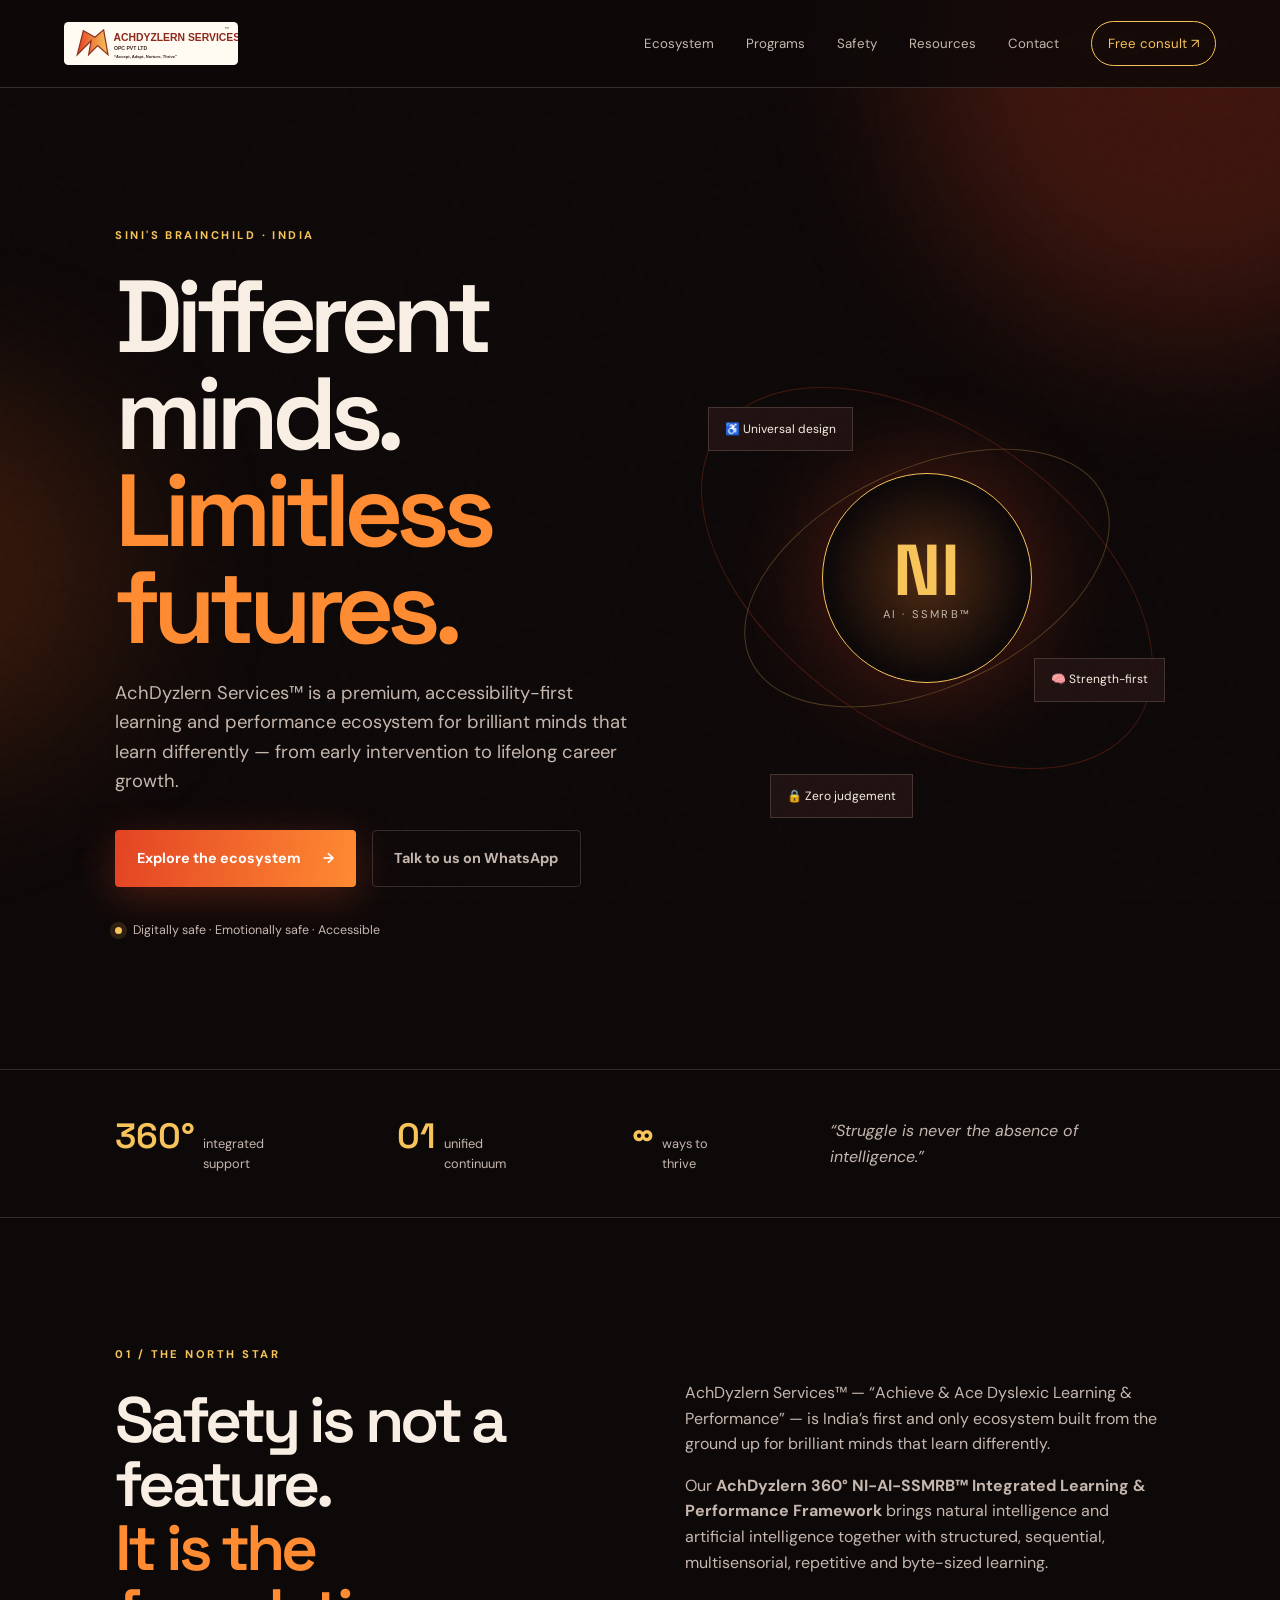
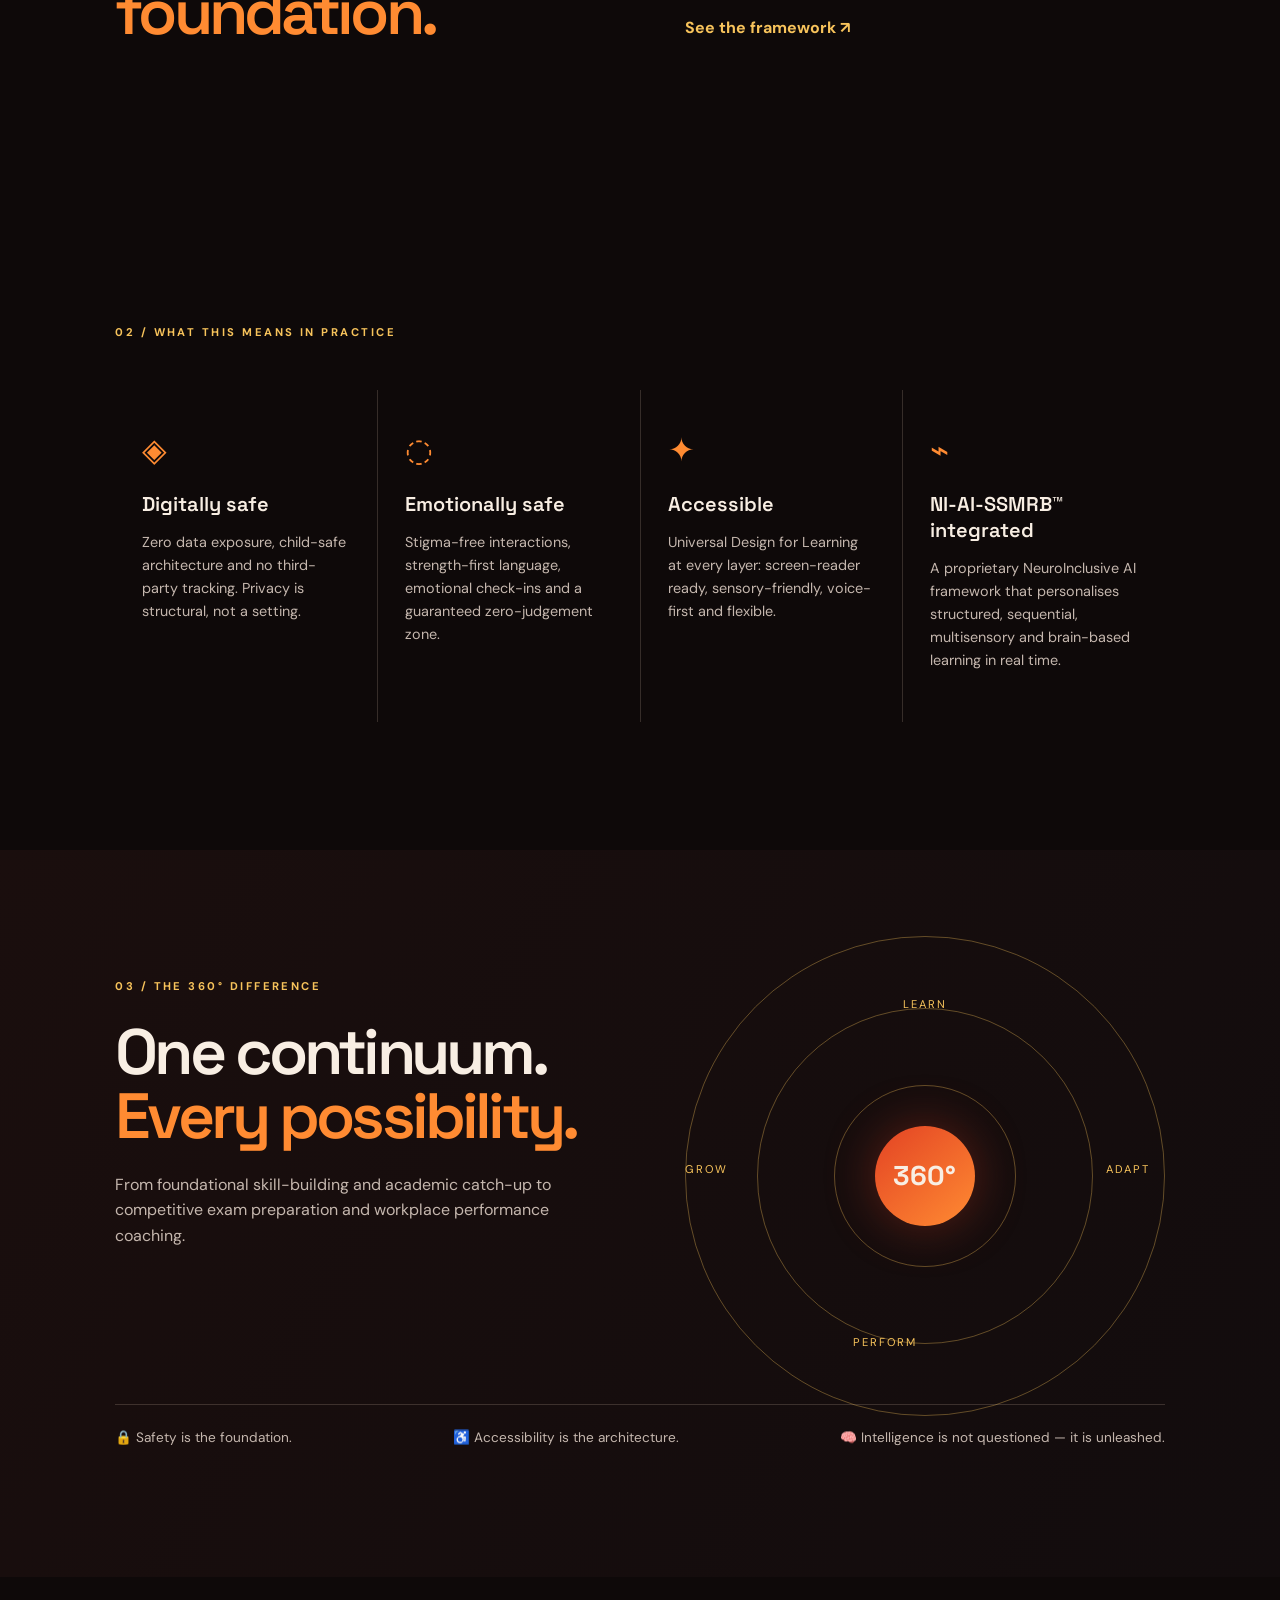
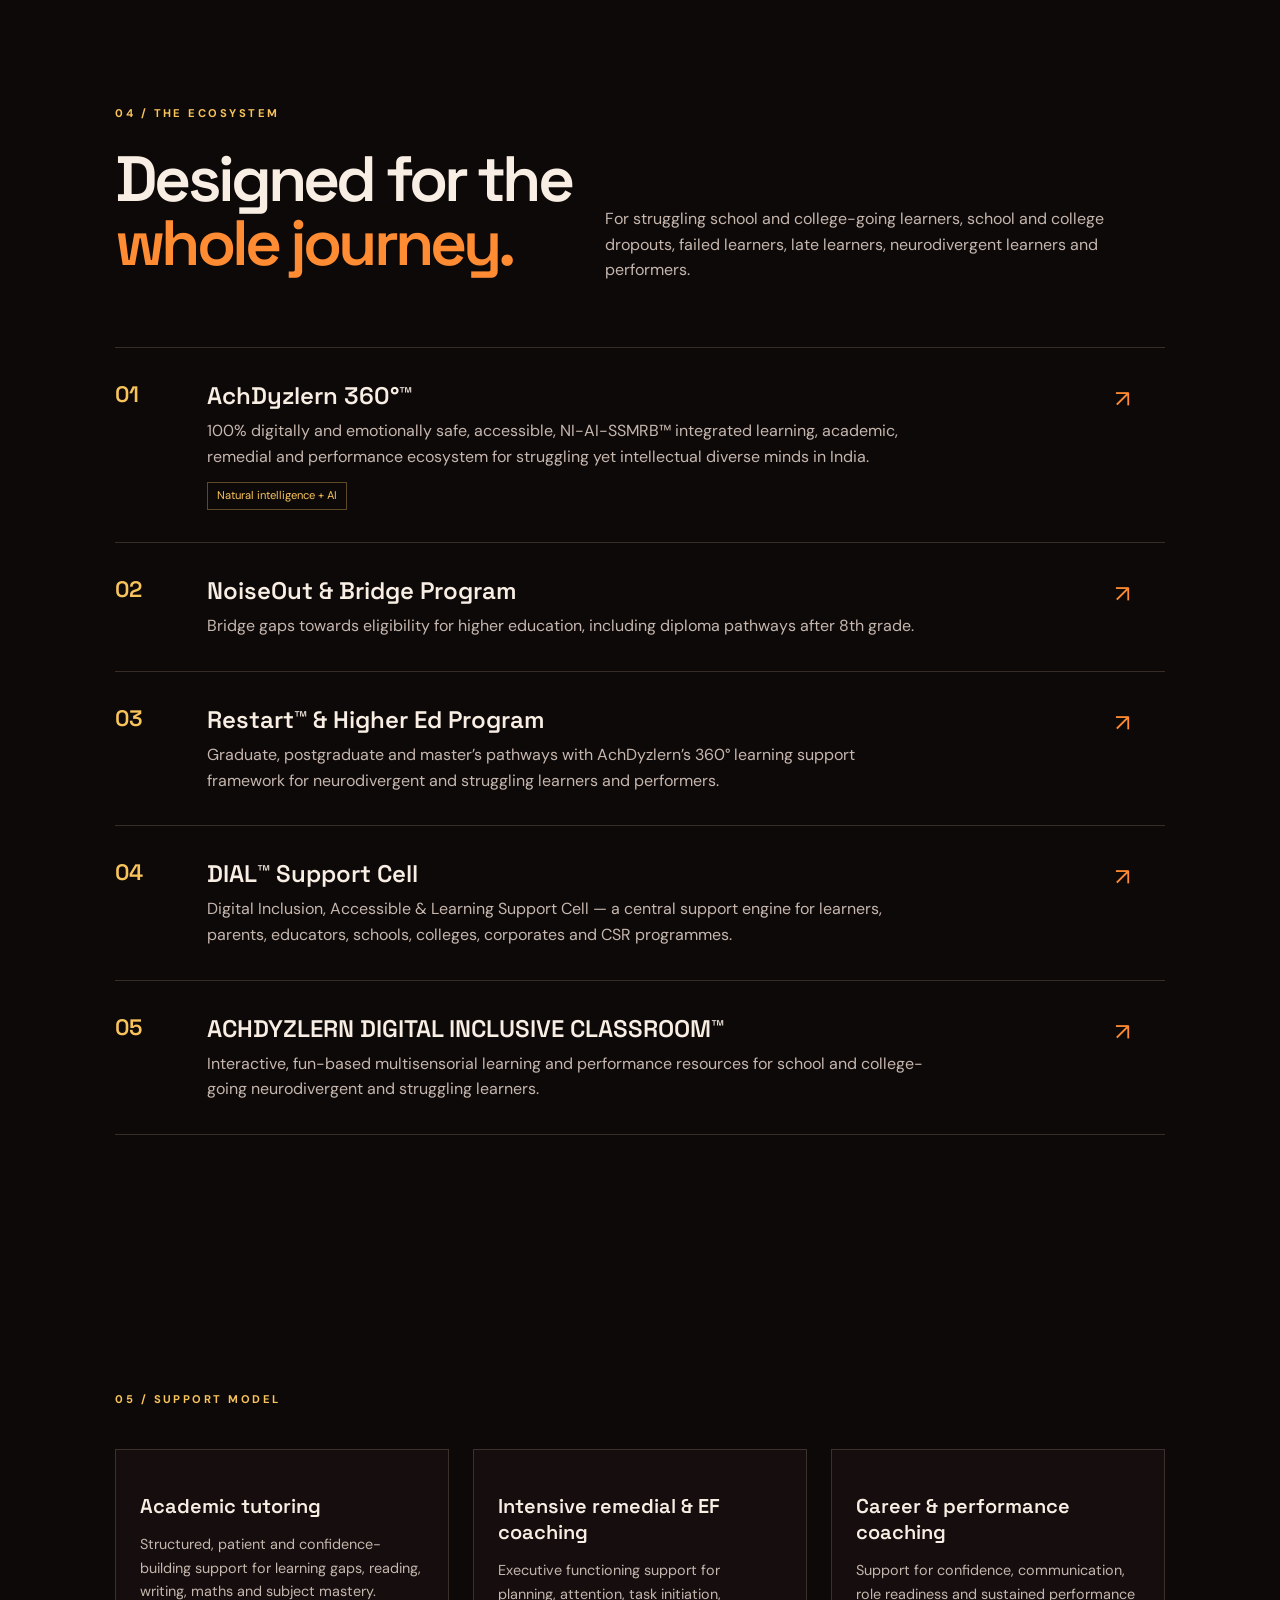
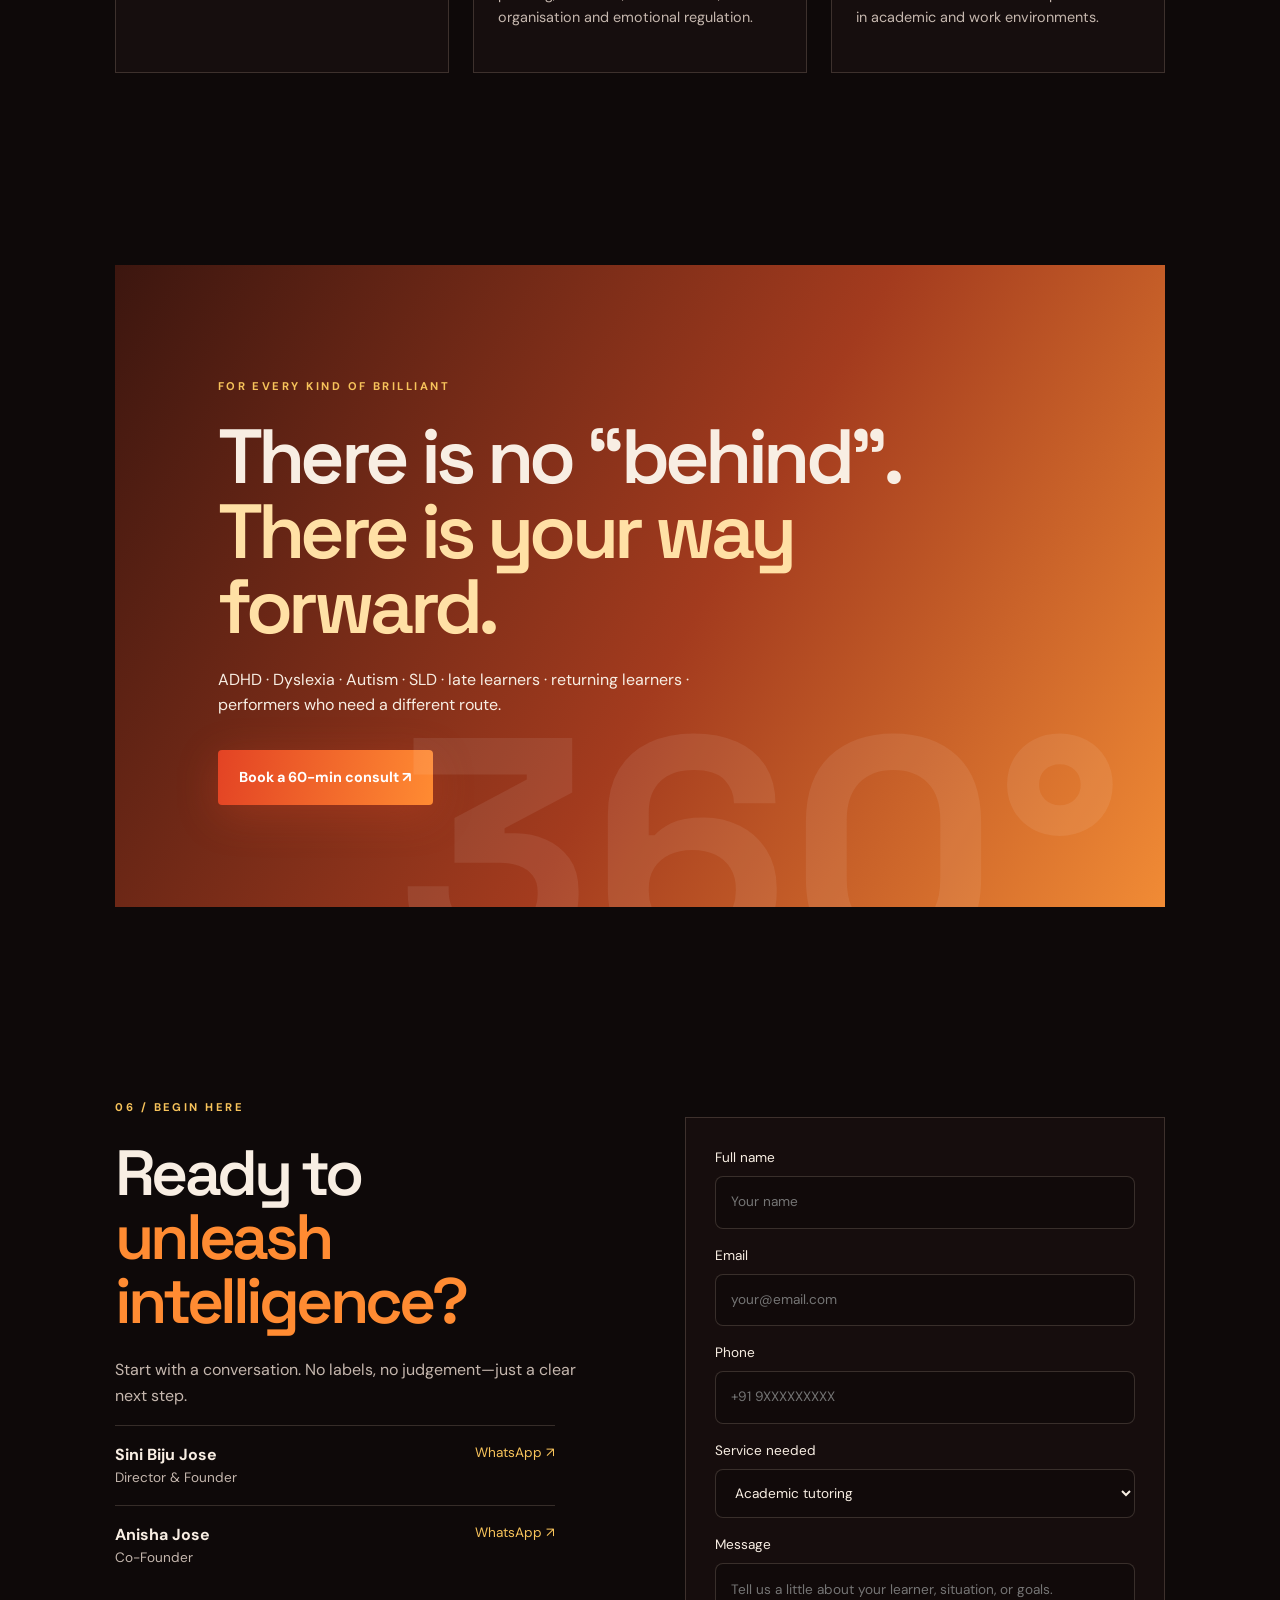
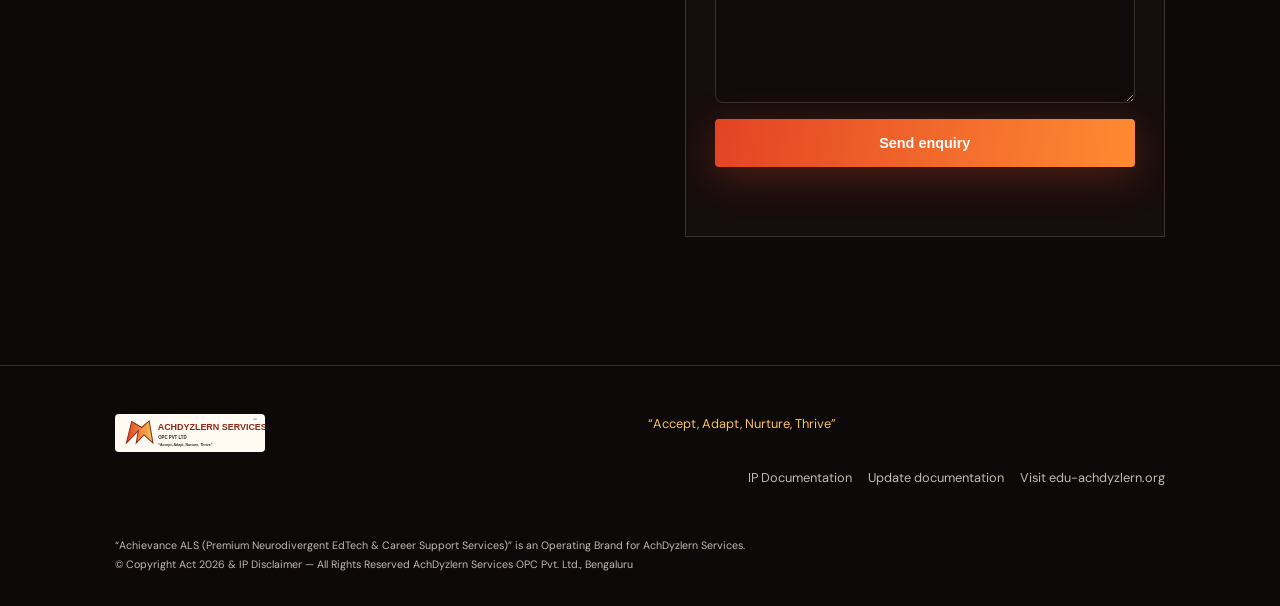
<file: index.html>
<!doctype html>
<html lang="en-IN">
<head>
  <meta charset="UTF-8" />
  <meta name="viewport" content="width=device-width, initial-scale=1.0" />
  <meta name="theme-color" content="#100b0b" />
  <meta name="description" content="AchDyzlern Services — 100% digitally safe, emotionally safe and accessible learning, remedial, performance and career support for struggling yet intellectual diverse minds in India." />
  <meta property="og:title" content="AchDyzlern Services™ | Intelligence Unleashed" />
  <meta property="og:description" content="A strength-first learning and performance ecosystem for brilliant minds that learn differently." />
  <meta property="og:type" content="website" />
  <title>AchDyzlern Services™ | Intelligence Unleashed</title>
  <link rel="icon" href="assets/logo.svg" type="image/svg+xml" />
  <link rel="preconnect" href="https://fonts.googleapis.com" />
  <link rel="preconnect" href="https://fonts.gstatic.com" crossorigin />
  <link href="https://fonts.googleapis.com/css2?family=DM+Sans:wght@400;500;600;700&family=Space+Grotesk:wght@400;500;600;700&display=swap" rel="stylesheet" />
  <link rel="stylesheet" href="styles.css" />
</head>
<body>
  <a class="skip-link" href="#main">Skip to content</a>
  <div class="ambient ambient-one"></div>
  <div class="ambient ambient-two"></div>

  <header class="site-header" id="top">
    <a class="brand" href="#top" aria-label="AchDyzlern Services home">
      <img src="assets/logo.svg" alt="AchDyzlern Services" />
    </a>
    <button class="menu-toggle" aria-label="Open navigation" aria-expanded="false">☰</button>
    <nav class="nav" aria-label="Primary navigation">
      <a href="#ecosystem">Ecosystem</a>
      <a href="#programs">Programs</a>
      <a href="#safety">Safety</a>
      <a href="#resources">Resources</a>
      <a href="#contact">Contact</a>
      <a class="nav-cta" href="https://scheduler.zoom.us/sini--achievance-als-bengaluru/achdyzlernservices-20-min-free-consult" target="_blank" rel="noreferrer">Free consult ↗</a>
    </nav>
  </header>

  <main id="main">
    <section class="hero section-pad">
      <div class="hero-copy reveal">
        <p class="eyebrow">Sini's Brainchild · India</p>
        <h1>Different minds.<br /><em>Limitless futures.</em></h1>
        <p class="hero-text">AchDyzlern Services™ is a premium, accessibility-first learning and performance ecosystem for brilliant minds that learn differently — from early intervention to lifelong career growth.</p>
        <div class="hero-actions">
          <a class="button button-primary" href="#programs">Explore the ecosystem <span>→</span></a>
          <a class="button button-ghost" href="https://wa.me/918095880033" target="_blank" rel="noreferrer">Talk to us on WhatsApp</a>
        </div>
        <div class="hero-note"><span class="pulse"></span> Digitally safe · Emotionally safe · Accessible</div>
      </div>

      <div class="hero-art reveal" aria-label="AchDyzlern 360 integrated learning framework illustration">
        <div class="orbit orbit-a"></div>
        <div class="orbit orbit-b"></div>
        <div class="core"><span>NI</span><small>AI · SSMRB™</small></div>
        <div class="float-card card-a">♿ Universal design</div>
        <div class="float-card card-b">🧠 Strength-first</div>
        <div class="float-card card-c">🔒 Zero judgement</div>
      </div>
    </section>

    <section class="proof section-pad">
      <div class="proof-item"><strong>360°</strong><span>integrated support</span></div>
      <div class="proof-item"><strong>01</strong><span>unified continuum</span></div>
      <div class="proof-item"><strong>∞</strong><span>ways to thrive</span></div>
      <p>“Struggle is never the absence of intelligence.”</p>
    </section>

    <section class="intro section-pad" id="ecosystem">
      <div class="section-label">01 / The north star</div>
      <div class="split">
        <h2>Safety is not a feature.<br /><span>It is the foundation.</span></h2>
        <div>
          <p>AchDyzlern Services™ — “Achieve &amp; Ace Dyslexic Learning &amp; Performance” — is India’s first and only ecosystem built from the ground up for brilliant minds that learn differently.</p>
          <p>Our <b>AchDyzlern 360° NI-AI-SSMRB™ Integrated Learning &amp; Performance Framework</b> brings natural intelligence and artificial intelligence together with structured, sequential, multisensorial, repetitive and byte-sized learning.</p>
          <a class="text-link" href="#framework">See the framework <span>↗</span></a>
        </div>
      </div>
    </section>

    <section class="pillars section-pad" id="safety">
      <div class="section-label">02 / What this means in practice</div>
      <div class="pillar-grid">
        <article>
          <span class="pillar-icon">◈</span>
          <h3>Digitally safe</h3>
          <p>Zero data exposure, child-safe architecture and no third-party tracking. Privacy is structural, not a setting.</p>
        </article>
        <article>
          <span class="pillar-icon">◌</span>
          <h3>Emotionally safe</h3>
          <p>Stigma-free interactions, strength-first language, emotional check-ins and a guaranteed zero-judgement zone.</p>
        </article>
        <article>
          <span class="pillar-icon">✦</span>
          <h3>Accessible</h3>
          <p>Universal Design for Learning at every layer: screen-reader ready, sensory-friendly, voice-first and flexible.</p>
        </article>
        <article>
          <span class="pillar-icon">⌁</span>
          <h3>NI-AI-SSMRB™ integrated</h3>
          <p>A proprietary NeuroInclusive AI framework that personalises structured, sequential, multisensory and brain-based learning in real time.</p>
        </article>
      </div>
    </section>

    <section class="framework section-pad" id="framework">
      <div class="section-label">03 / The 360° difference</div>
      <div class="framework-layout">
        <div>
          <h2>One continuum.<br /><span>Every possibility.</span></h2>
          <p>From foundational skill-building and academic catch-up to competitive exam preparation and workplace performance coaching.</p>
        </div>
        <div class="radar" aria-hidden="true">
          <div class="radar-ring ring-1"></div>
          <div class="radar-ring ring-2"></div>
          <div class="radar-ring ring-3"></div>
          <span class="radar-word w1">LEARN</span>
          <span class="radar-word w2">ADAPT</span>
          <span class="radar-word w3">PERFORM</span>
          <span class="radar-word w4">GROW</span>
          <div class="radar-center">360°</div>
        </div>
      </div>
      <div class="manifesto">
        <span>🔒 Safety is the foundation.</span>
        <span>♿ Accessibility is the architecture.</span>
        <span>🧠 Intelligence is not questioned — it is unleashed.</span>
      </div>
    </section>

    <section class="programs section-pad" id="programs">
      <div class="section-label">04 / The ecosystem</div>
      <div class="program-heading">
        <h2>Designed for the<br /><span>whole journey.</span></h2>
        <p>For struggling school and college-going learners, school and college dropouts, failed learners, late learners, neurodivergent learners and performers.</p>
      </div>

      <div class="program-list">
        <article class="program featured">
          <div class="program-no">01</div>
          <div>
            <h3>AchDyzlern 360°™</h3>
            <p>100% digitally and emotionally safe, accessible, NI-AI-SSMRB™ integrated learning, academic, remedial and performance ecosystem for struggling yet intellectual diverse minds in India.</p>
            <span class="tag">Natural intelligence + AI</span>
          </div>
          <span class="program-arrow">↗</span>
        </article>

        <article class="program">
          <div class="program-no">02</div>
          <div>
            <h3>NoiseOut &amp; Bridge Program</h3>
            <p>Bridge gaps towards eligibility for higher education, including diploma pathways after 8th grade.</p>
          </div>
          <span class="program-arrow">↗</span>
        </article>

        <article class="program">
          <div class="program-no">03</div>
          <div>
            <h3>Restart™ &amp; Higher Ed Program</h3>
            <p>Graduate, postgraduate and master’s pathways with AchDyzlern’s 360° learning support framework for neurodivergent and struggling learners and performers.</p>
          </div>
          <span class="program-arrow">↗</span>
        </article>

        <article class="program">
          <div class="program-no">04</div>
          <div>
            <h3>DIAL™ Support Cell</h3>
            <p>Digital Inclusion, Accessible &amp; Learning Support Cell — a central support engine for learners, parents, educators, schools, colleges, corporates and CSR programmes.</p>
          </div>
          <span class="program-arrow">↗</span>
        </article>

        <article class="program">
          <div class="program-no">05</div>
          <div>
            <h3>ACHDYZLERN DIGITAL INCLUSIVE CLASSROOM™</h3>
            <p>Interactive, fun-based multisensorial learning and performance resources for school and college-going neurodivergent and struggling learners.</p>
          </div>
          <span class="program-arrow">↗</span>
        </article>
      </div>
    </section>

    <section class="resources section-pad" id="resources">
      <div class="section-label">05 / Support model</div>
      <div class="resource-grid">
        <article>
          <h3>Academic tutoring</h3>
          <p>Structured, patient and confidence-building support for learning gaps, reading, writing, maths and subject mastery.</p>
        </article>
        <article>
          <h3>Intensive remedial &amp; EF coaching</h3>
          <p>Executive functioning support for planning, attention, task initiation, organisation and emotional regulation.</p>
        </article>
        <article>
          <h3>Career &amp; performance coaching</h3>
          <p>Support for confidence, communication, role readiness and sustained performance in academic and work environments.</p>
        </article>
      </div>
    </section>

    <section class="audience section-pad">
      <div class="audience-card">
        <p class="eyebrow">For every kind of brilliant</p>
        <h2>There is no “behind”.<br /><em>There is your way forward.</em></h2>
        <p>ADHD · Dyslexia · Autism · SLD · late learners · returning learners · performers who need a different route.</p>
        <a class="button button-primary" href="https://calendly.com/achdyzlern/orientation-educational-consult" target="_blank" rel="noreferrer">Book a 60-min consult ↗</a>
      </div>
    </section>

    <section class="contact section-pad" id="contact">
      <div class="section-label">06 / Begin here</div>
      <div class="contact-grid">
        <div>
          <h2>Ready to<br /><span>unleash intelligence?</span></h2>
          <p>Start with a conversation. No labels, no judgement—just a clear next step.</p>

          <div class="contact-person">
            <b>Sini Biju Jose</b>
            <span>Director &amp; Founder</span>
            <a href="https://wa.me/918095880033">WhatsApp ↗</a>
          </div>

          <div class="contact-person">
            <b>Anisha Jose</b>
            <span>Co-Founder</span>
            <a href="https://wa.me/919742489852">WhatsApp ↗</a>
          </div>
        </div>

        <div class="contact-panel">
          <form id="lead-form" action="https://formsubmit.co/edu.achdyzlern@gmail.com" method="POST" enctype="multipart/form-data">
            <input type="hidden" name="_subject" value="AchDyzlern Services — New enquiry" />
            <input type="hidden" name="_captcha" value="false" />
            <input type="hidden" name="_template" value="table" />
            <input type="hidden" name="_next" value="https://achdyzlernservices-ai.github.io/achdyzlern-services-website/" />

            <label>
              Full name
              <input type="text" name="name" placeholder="Your name" required />
            </label>

            <label>
              Email
              <input type="email" name="email" placeholder="your@email.com" required />
            </label>

            <label>
              Phone
              <input type="tel" name="phone" placeholder="+91 9XXXXXXXXX" />
            </label>

            <label>
              Service needed
              <select name="service">
                <option value="Academic tutoriing">Academic tutoring</option>
                <option value="Remedial coaching">Remedial coaching</option>
                <option value="Performance coaching">Performance coaching</option>
                <option value="Higher education pathway">Higher education pathway</option>
                <option value="Consultation">Consultation</option>
                <option value="Other">Other</option>
              </select>
            </label>

            <label>
              Message
              <textarea name="message" rows="5" placeholder="Tell us a little about your learner, situation, or goals." required></textarea>
            </label>

            <button class="button button-primary" type="submit">Send enquiry</button>
            <p id="form-status" aria-live="polite"></p>
          </form>
        </div>
      </div>
    </section>
  </main>

  <footer>
    <img src="assets/logo.svg" alt="AchDyzlern Services" />
    <p>“Accept, Adapt, Nurture, Thrive”</p>
    <div class="footer-links">
      <a href="ip-documentation.html">IP Documentation</a>
      <a href="ip-documentation.html#updates">Update documentation</a>
      <a href="https://edu-achdyzlern.org">Visit edu-achdyzlern.org</a>
    </div>
    <small>“Achievance ALS (Premium Neurodivergent EdTech &amp; Career Support Services)” is an Operating Brand for AchDyzlern Services.<br />© Copyright Act 2026 &amp; IP Disclaimer — All Rights Reserved AchDyzlern Services OPC Pvt. Ltd., Bengaluru</small>
  </footer>

  <script src="script.js"></script>
</body>
</html>
</file>
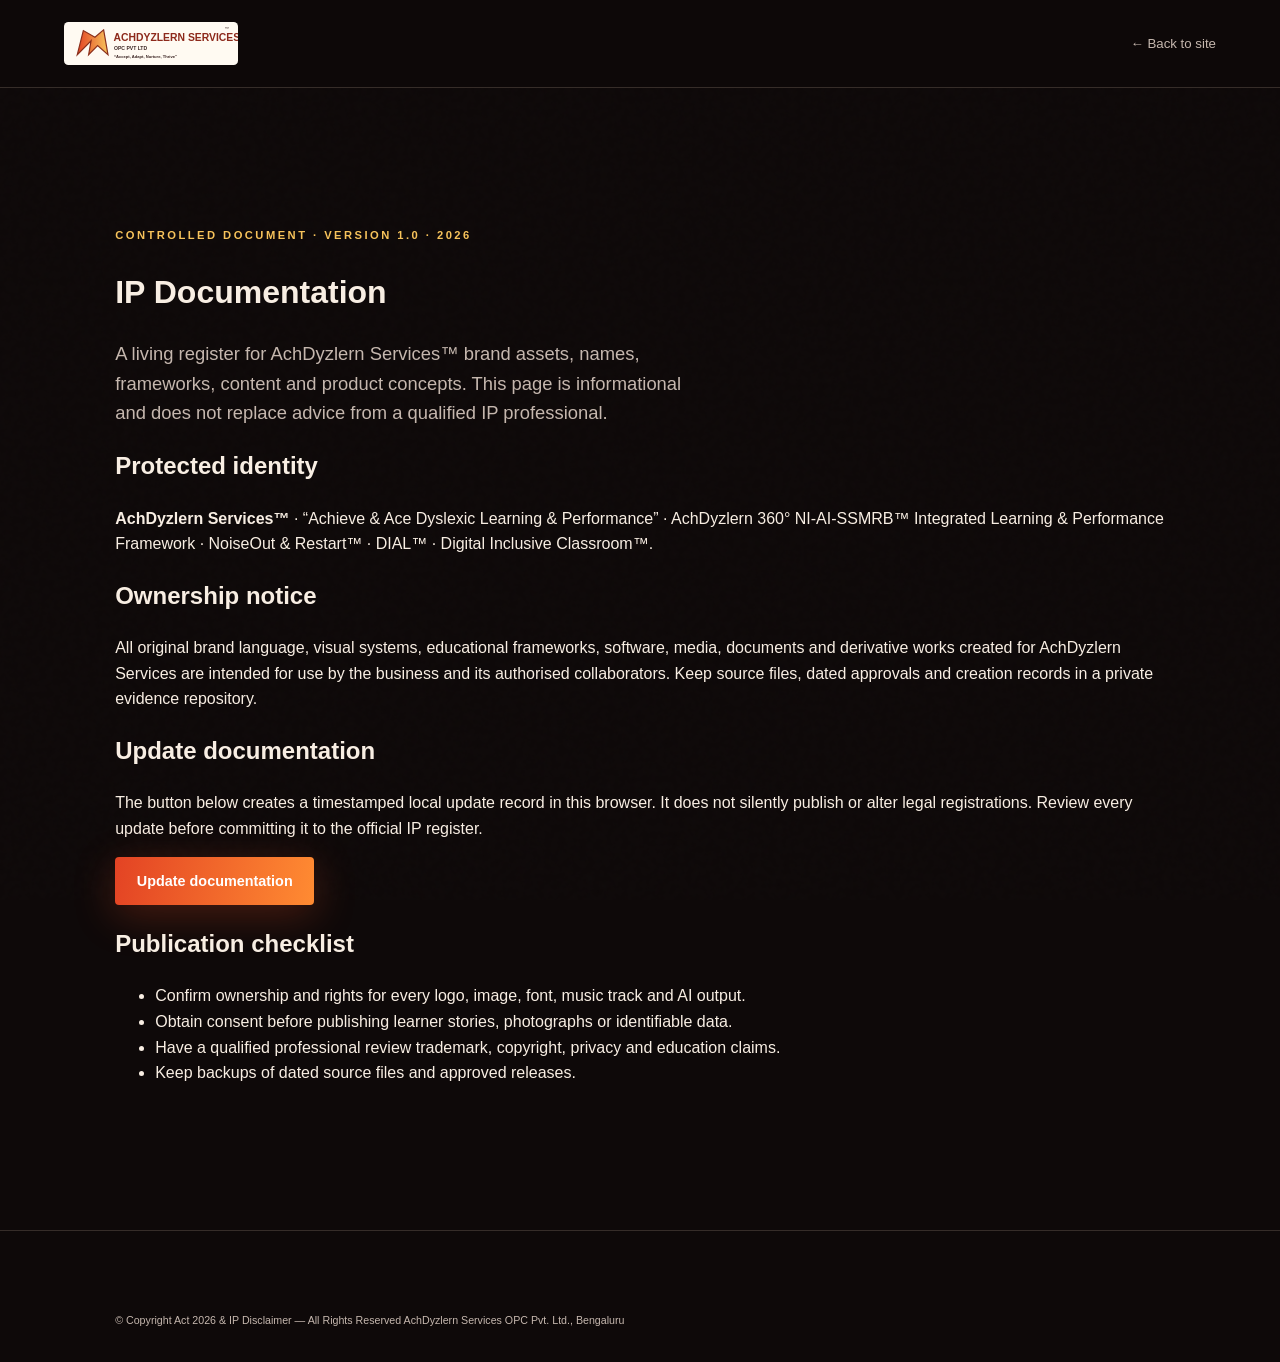
<file: ip-documentation.html>
<!doctype html><html lang="en-IN"><head><meta charset="UTF-8"><meta name="viewport" content="width=device-width,initial-scale=1"><title>IP Documentation | AchDyzlern Services</title><link rel="stylesheet" href="styles.css"></head><body><header class="site-header"><a class="brand" href="index.html"><img src="assets/logo.svg" alt="AchDyzlern Services"></a><nav class="nav" style="display:flex"><a href="index.html">← Back to site</a></nav></header><main class="section-pad"><p class="eyebrow">Controlled document · version 1.0 · 2026</p><h1>IP Documentation</h1><p class="hero-text">A living register for AchDyzlern Services™ brand assets, names, frameworks, content and product concepts. This page is informational and does not replace advice from a qualified IP professional.</p><section class="intro"><h2>Protected identity</h2><p><b>AchDyzlern Services™</b> · “Achieve &amp; Ace Dyslexic Learning &amp; Performance” · AchDyzlern 360° NI-AI-SSMRB™ Integrated Learning &amp; Performance Framework · NoiseOut &amp; Restart™ · DIAL™ · Digital Inclusive Classroom™.</p><h2>Ownership notice</h2><p>All original brand language, visual systems, educational frameworks, software, media, documents and derivative works created for AchDyzlern Services are intended for use by the business and its authorised collaborators. Keep source files, dated approvals and creation records in a private evidence repository.</p><h2 id="updates">Update documentation</h2><p>The button below creates a timestamped local update record in this browser. It does not silently publish or alter legal registrations. Review every update before committing it to the official IP register.</p><button class="button button-primary" id="update">Update documentation</button><p id="status" aria-live="polite"></p><h2>Publication checklist</h2><ul><li>Confirm ownership and rights for every logo, image, font, music track and AI output.</li><li>Obtain consent before publishing learner stories, photographs or identifiable data.</li><li>Have a qualified professional review trademark, copyright, privacy and education claims.</li><li>Keep backups of dated source files and approved releases.</li></ul></section></main><footer><small>© Copyright Act 2026 &amp; IP Disclaimer — All Rights Reserved AchDyzlern Services OPC Pvt. Ltd., Bengaluru</small></footer><script>document.querySelector('#update').addEventListener('click',()=>{const stamp=new Date().toISOString();localStorage.setItem('achdyzlern-ip-update',stamp);document.querySelector('#status').textContent='Draft update recorded locally at '+stamp+'. Please review and publish through your approved process.'});</script></body></html>
</file>
<file: styles.css>
:root{
  --ink:#f8eee3;
  --muted:#c5b7ae;
  --dark:#0e0909;
  --panel:#1a1010;
  --red:#e34324;
  --orange:#ff8b32;
  --gold:#f7c35b;
  --line:rgba(255,226,199,.17);
  --card:rgba(31, 15, 15, 0.86);
  --success:#a8f0c0;
}

* { box-sizing: border-box; }
html { scroll-behavior: smooth; }
body {
  margin: 0;
  background: var(--dark);
  color: var(--ink);
  font-family: 'DM Sans', sans-serif;
  line-height: 1.6;
  overflow-x: hidden;
}

body:before {
  content: '';
  position: fixed;
  inset: 0;
  pointer-events: none;
  opacity: .08;
  z-index: -1;
  background-image: url("data:image/svg+xml,%3Csvg viewBox='0 0 160 160' xmlns='http://www.w3.org/2000/svg'%3E%3Cfilter id='n'%3E%3CfeTurbulence type='fractalNoise' baseFrequency='.8' numOctaves='3' stitchTiles='stitch'/%3E%3C/filter%3E%3Crect width='100%25' height='100%25' filter='url(%23n)' opacity='.2'/%3E%3C/svg%3E");
}

a { color: inherit; text-decoration: none; }
img { max-width: 100%; display: block; }

.skip-link {
  position: absolute;
  left: -999px;
}

.skip-link:focus {
  left: 1rem;
  top: 1rem;
  z-index: 20;
  background: #fff;
  color: #000;
  padding: .5rem;
}

.ambient {
  position: fixed;
  filter: blur(80px);
  border-radius: 50%;
  opacity: .23;
  pointer-events: none;
  z-index: -1;
}

.ambient-one {
  background: var(--red);
  height: 35rem;
  width: 35rem;
  top: -14rem;
  right: -12rem;
}

.ambient-two {
  background: #b94c16;
  height: 24rem;
  width: 24rem;
  bottom: 15%;
  left: -16rem;
}

.site-header {
  height: 88px;
  display: flex;
  align-items: center;
  justify-content: space-between;
  padding: 0 5vw;
  border-bottom: 1px solid var(--line);
  position: sticky;
  top: 0;
  background: rgba(14, 9, 9, .82);
  backdrop-filter: blur(16px);
  z-index: 10;
}

.brand img { width: 174px; height: auto; }

.nav {
  display: flex;
  align-items: center;
  gap: 2rem;
  font-size: .83rem;
  color: var(--muted);
}

.nav a { transition: color .2s; }
.nav a:hover { color: var(--gold); }

.nav-cta {
  border: 1px solid var(--gold);
  color: var(--gold)!important;
  padding: .65rem 1rem;
  border-radius: 999px;
}

.menu-toggle {
  display: none;
  background: none;
  border: 0;
  color: var(--ink);
  font-size: 1.5rem;
}

.section-pad {
  padding: clamp(5rem, 10vw, 9rem) 9vw;
  position: relative;
}

.hero {
  min-height: calc(100vh - 88px);
  display: grid;
  grid-template-columns: 1.05fr .95fr;
  align-items: center;
  gap: 3rem;
}

.eyebrow,
.section-label {
  font-size: .7rem;
  letter-spacing: .22em;
  text-transform: uppercase;
  color: var(--gold);
  font-weight: 700;
}

.hero h1 {
  font: 600 clamp(3.6rem, 8vw, 8rem)/.95 'Space Grotesk', sans-serif;
  letter-spacing: -.07em;
  margin: 1.4rem 0;
}

.hero h1 em,
.split h2 span,
.framework h2 span,
.program-heading h2 span,
.contact h2 span {
  font-style: normal;
  color: var(--orange);
}

.hero-text {
  font-size: 1.15rem;
  color: var(--muted);
  max-width: 590px;
}

.hero-actions {
  display: flex;
  gap: 1rem;
  flex-wrap: wrap;
  margin: 2.1rem 0;
}

.button {
  display: inline-flex;
  align-items: center;
  justify-content: center;
  gap: 1.4rem;
  padding: 1rem 1.35rem;
  border-radius: 4px;
  font-weight: 700;
  font-size: .9rem;
  cursor: pointer;
  transition: transform .2s ease, box-shadow .2s ease;
  border: 0;
}

.button:hover {
  transform: translateY(-2px);
}

.button-primary {
  background: linear-gradient(100deg, var(--red), var(--orange));
  box-shadow: 0 10px 40px rgba(211, 74, 36, 0.3);
  color: #fff;
}

.button-ghost {
  border: 1px solid var(--line);
  color: var(--muted);
  background: transparent;
}

.hero-note {
  font-size: .78rem;
  color: var(--muted);
}

.pulse {
  display: inline-block;
  width: 7px;
  height: 7px;
  background: var(--gold);
  border-radius: 50%;
  margin-right: 8px;
  box-shadow: 0 0 0 5px rgba(247, 195, 91, .13);
}

.hero-art {
  height: 570px;
  position: relative;
  display: grid;
  place-items: center;
}

.core {
  width: 210px;
  height: 210px;
  border: 1px solid var(--gold);
  border-radius: 50%;
  display: grid;
  place-content: center;
  text-align: center;
  background: radial-gradient(circle, rgba(255, 131, 46, .27), transparent 68%);
  box-shadow: 0 0 100px rgba(227, 67, 36, .33);
}

.core span {
  font: 700 4.5rem 'Space Grotesk';
  color: var(--gold);
  line-height: 1;
}

.core small {
  font-size: .7rem;
  letter-spacing: .2em;
  color: var(--muted);
}

.orbit {
  position: absolute;
  border: 1px solid rgba(247, 195, 91, .26);
  border-radius: 50%;
  transform: rotate(-25deg);
}

.orbit-a { width: 390px; height: 220px; }
.orbit-b { width: 510px; height: 300px; transform: rotate(35deg); border-color: rgba(227, 67, 36, .25); }

.float-card {
  position: absolute;
  padding: .7rem 1rem;
  background: rgba(36, 21, 20, .9);
  border: 1px solid var(--line);
  font-size: .75rem;
  backdrop-filter: blur(12px);
}

.card-a { top: 20%; left: 4%; }
.card-b { top: 64%; right: 0; }
.card-c { bottom: 8%; left: 17%; }

.proof {
  padding-top: 2rem;
  padding-bottom: 2rem;
  border-top: 1px solid var(--line);
  border-bottom: 1px solid var(--line);
  display: flex;
  align-items: center;
  gap: clamp(2rem, 7vw, 8rem);
  color: var(--muted);
}

.proof-item { display: flex; align-items: baseline; gap: .5rem; }
.proof strong { font: 600 2.2rem 'Space Grotesk'; color: var(--gold); }
.proof span { font-size: .8rem; }
.proof p { margin-left: auto; font-style: italic; }

.split,
.framework-layout,
.contact-grid { display: grid; grid-template-columns: 1fr 1fr; gap: 7vw; }

.split h2,
.framework h2,
.program-heading h2,
.contact h2 {
  font: 600 clamp(2.8rem, 5vw, 5rem)/1 'Space Grotesk';
  letter-spacing: -.06em;
  margin: 1.5rem 0;
}

.split p,
.framework-layout p,
.program-heading p,
.contact p,
.resource-grid p,
.contact-panel label,
.contact-panel textarea,
.contact-panel input,
.contact-panel select {
  color: var(--muted);
  max-width: 560px;
}

.text-link {
  display: inline-block;
  margin-top: 1.5rem;
  color: var(--gold);
  font-weight: 700;
}

.pillar-grid {
  display: grid;
  grid-template-columns: repeat(4, 1fr);
  gap: 1px;
  background: var(--line);
  margin-top: 3rem;
}

.pillar-grid article {
  background: var(--dark);
  padding: 2.2rem 1.7rem;
  min-height: 260px;
}

.pillar-icon { font-size: 2rem; color: var(--orange); }

h3 {
  font: 600 1.25rem 'Space Grotesk';
  margin: .9rem 0;
}

.pillar-grid p,
.resource-grid p {
  font-size: .9rem;
  color: var(--muted);
}

.framework {
  background: linear-gradient(120deg, #1a0e0d, #120c0d);
}

.radar {
  height: 360px;
  position: relative;
  display: grid;
  place-items: center;
}

.radar-ring {
  position: absolute;
  border: 1px solid rgba(247, 195, 91, .35);
  border-radius: 50%;
  aspect-ratio: 1;
}

.ring-1 { width: 100%; }
.ring-2 { width: 70%; }
.ring-3 { width: 38%; }

.radar-center {
  width: 100px;
  height: 100px;
  border-radius: 50%;
  display: grid;
  place-items: center;
  background: linear-gradient(140deg, var(--red), var(--orange));
  font: 700 1.7rem 'Space Grotesk';
  box-shadow: 0 0 50px rgba(227, 67, 36, .35);
  z-index: 1;
}

.radar-word {
  position: absolute;
  color: var(--gold);
  font-size: .7rem;
  letter-spacing: .18em;
}

.w1 { top: 0; }
.w2 { right: 3%; top: 46%; }
.w3 { bottom: 1%; left: 35%; }
.w4 { left: 0; top: 46%; }

.manifesto {
  border-top: 1px solid var(--line);
  margin-top: 3rem;
  padding-top: 1.4rem;
  display: flex;
  justify-content: space-between;
  color: var(--muted);
  font-size: .85rem;
  gap: 1rem;
}

.program-heading {
  display: flex;
  justify-content: space-between;
  align-items: end;
  gap: 2rem;
}

.program-list {
  margin-top: 3rem;
  border-top: 1px solid var(--line);
}

.program {
  display: grid;
  grid-template-columns: 60px 1fr 50px;
  gap: 2rem;
  padding: 2rem 0;
  border-bottom: 1px solid var(--line);
  align-items: start;
  transition: padding .3s, background .3s;
}

.program:hover {
  padding-left: 1rem;
  padding-right: 1rem;
  background: rgba(36, 19, 17, .7);
}

.program-no {
  color: var(--gold);
  font: 600 1.4rem 'Space Grotesk';
}

.program h3 {
  margin: 0 0 .45rem;
  font-size: 1.5rem;
}

.program p {
  color: var(--muted);
  max-width: 720px;
  margin: 0;
}

.program-arrow { font-size: 1.5rem; color: var(--orange); }

.tag {
  display: inline-block;
  color: var(--gold);
  font-size: .7rem;
  border: 1px solid rgba(247, 195, 91, .35);
  padding: .25rem .55rem;
  margin-top: .8rem;
}

.resource-grid {
  display: grid;
  grid-template-columns: repeat(3, 1fr);
  gap: 1.5rem;
  margin-top: 2.5rem;
}

.resource-grid article {
  background: rgba(26, 16, 16, .75);
  border: 1px solid var(--line);
  padding: 1.8rem 1.5rem;
}

.audience { padding: 4rem 9vw; }

.audience-card {
  padding: clamp(3rem, 8vw, 7rem);
  background: linear-gradient(120deg, #3c160f, #a33b1e 55%, #f18b35);
  position: relative;
  overflow: hidden;
}

.audience-card:after {
  content: '360°';
  position: absolute;
  right: 4%;
  bottom: -23%;
  font: 700 20rem 'Space Grotesk';
  color: rgba(255,255,255,.08);
}

.audience-card h2 {
  font: 600 clamp(2.8rem, 6vw, 6rem)/.98 'Space Grotesk';
  letter-spacing: -.06em;
  max-width: 800px;
  margin: 1.4rem 0;
}

.audience-card em {
  font-style: normal;
  color: #ffe0a5;
}

.audience-card p:not(.eyebrow) {
  max-width: 550px;
  margin-bottom: 2rem;
}

.contact-actions { padding-top: 2rem; }

.contact-link {
  display: flex;
  justify-content: space-between;
  border-bottom: 1px solid var(--line);
  padding: 1.4rem 0;
  color: var(--muted);
}

.contact-link:hover { color: var(--gold); }

.contact-person {
  display: grid;
  grid-template-columns: 1fr 1fr;
  max-width: 440px;
  border-top: 1px solid var(--line);
  padding: 1rem 0;
}

.contact-person span { color: var(--muted); font-size: .85rem; }
.contact-person a { color: var(--gold); font-size: .85rem; text-align: right; grid-column: 2; }
.contact-person b { grid-column: 1; grid-row: 1; }
.contact-person span { grid-column: 1; grid-row: 2; }

.contact-panel {
  background: rgba(26, 16, 16, .8);
  border: 1px solid var(--line);
  padding: 1.8rem;
}

.contact-panel form {
  display: grid;
  gap: 1rem;
}

.contact-panel label {
  display: grid;
  gap: .45rem;
  font-size: .85rem;
  color: var(--ink);
}

.contact-panel input,
.contact-panel select,
.contact-panel textarea {
  width: 100%;
  padding: .9rem .95rem;
  border: 1px solid var(--line);
  background: rgba(17, 11, 11, .8);
  color: var(--ink);
  font: inherit;
  border-radius: 8px;
}

.contact-panel textarea {
  resize: vertical;
  min-height: 140px;
}

#form-status {
  min-height: 24px;
  color: var(--success);
  margin: 0;
}

footer {
  border-top: 1px solid var(--line);
  padding: 3rem 9vw 2rem;
  display: grid;
  grid-template-columns: 1fr 1fr;
  gap: 1rem;
  color: var(--muted);
  font-size: .8rem;
}

footer img { width: 150px; }
footer p { margin: 0; color: var(--gold); }
footer small { grid-column: 1 / -1; margin-top: 2rem; line-height: 1.8; }
.footer-links {
  grid-column: 2;
  display: flex;
  gap: 1rem;
  justify-content: end;
  flex-wrap: wrap;
}

.footer-links a:hover { color: var(--gold); }

.reveal { animation: rise .9s both; }
@keyframes rise {
  from { opacity: 0; transform: translateY(25px); }
  to { opacity: 1; transform: none; }
}

@media (max-width: 800px) {
  .site-header { height: 72px; }
  .brand img { width: 145px; }
  .menu-toggle { display: block; }
  .nav {
    display: none;
    position: absolute;
    left: 0;
    right: 0;
    top: 72px;
    background: #140c0c;
    padding: 1.5rem 9vw;
    flex-direction: column;
    align-items: flex-start;
  }
  .nav.open { display: flex; }

  .hero {
    grid-template-columns: 1fr;
    min-height: auto;
  }

  .hero-art { height: 420px; order: -1; }
  .core { width: 160px; height: 160px; }
  .core span { font-size: 3.4rem; }
  .orbit-a { width: 280px; height: 170px; }
  .orbit-b { width: 350px; height: 230px; }
  .float-card { font-size: .65rem; }

  .proof {
    flex-wrap: wrap;
    gap: 1rem 2rem;
  }
  .proof p { width: 100%; margin-left: 0; }

  .split,
  .framework-layout,
  .contact-grid,
  .resource-grid {
    grid-template-columns: 1fr;
    gap: 2rem;
  }

  .pillar-grid { grid-template-columns: 1fr 1fr; }
  .program-heading { display: block; }
  .manifesto { display: block; }
  .manifesto span { display: block; margin: .7rem 0; }
  footer { grid-template-columns: 1fr; }
  .footer-links { grid-column: 1; justify-content: start; }
}

@media (max-width: 480px) {
  .section-pad { padding-left: 6vw; padding-right: 6vw; }
  .pillar-grid { grid-template-columns: 1fr; }
  .program { grid-template-columns: 35px 1fr 25px; gap: .7rem; }
  .program h3 { font-size: 1.15rem; }
  .hero h1 { font-size: 3.7rem; }
  .audience { padding-left: 6vw; padding-right: 6vw; }
}
</file>
